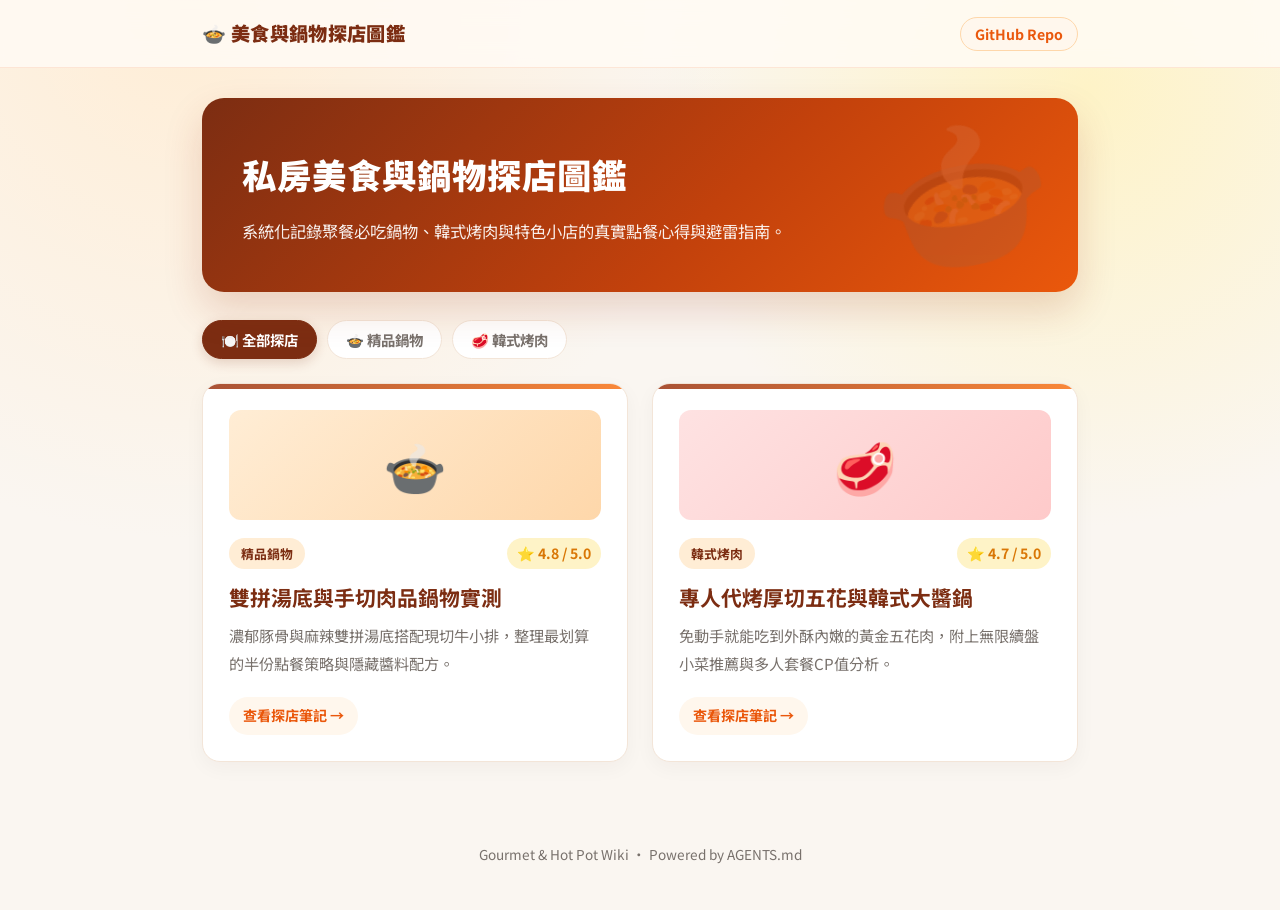
<file: index.html>
<!DOCTYPE html>
<html lang="zh-Hant">
<head>
  <meta charset="UTF-8">
  <meta name="viewport" content="width=device-width, initial-scale=1.0">
  <title>美食與鍋物探店圖鑑 | Gourmet & Hot Pot Wiki</title>
  <link rel="stylesheet" href="style.css">
</head>
<body>
  <header class="site-header">
    <div class="container header-inner">
      <a href="index.html" class="brand">🍲 美食與鍋物探店圖鑑</a>
      <nav><a href="https://github.com/ri910522/gourmet-hotpot-wiki" target="_blank">GitHub Repo</a></nav>
    </div>
  </header>

  <main class="container">
    <section class="hero">
      <h1>私房美食與鍋物探店圖鑑</h1>
      <p>系統化記錄聚餐必吃鍋物、韓式烤肉與特色小店的真實點餐心得與避雷指南。
    </section>

    <div class="filter-bar">
      <button class="filter-btn active" onclick="filterSpots('all', this)">🍽️ 全部探店</button>
      <button class="filter-btn" onclick="filterSpots('hotpot', this)">🍲 精品鍋物</button>
      <button class="filter-btn" onclick="filterSpots('bbq', this)">🥩 韓式烤肉</button>
    </div>

    <section class="spot-grid">
      <a href="spots/spot01-hotpot.html" class="spot-card" data-category="hotpot">
        <div class="card-cover cover-hotpot">🍲</div>
        <div class="card-top">
          <span class="badge">精品鍋物</span>
          <span class="rating">⭐ 4.8 / 5.0</span>
        </div>
        <h2>雙拼湯底與手切肉品鍋物實測</h2>
        <p>濃郁豚骨與麻辣雙拼湯底搭配現切牛小排，整理最划算的半份點餐策略與隱藏醬料配方。</p>
        <span class="card-link">查看探店筆記 →</span>
      </a>

      <a href="spots/spot02-korean-bbq.html" class="spot-card" data-category="bbq">
        <div class="card-cover cover-bbq">🥩</div>
        <div class="card-top">
          <span class="badge">韓式烤肉</span>
          <span class="rating">⭐ 4.7 / 5.0</span>
        </div>
        <h2>專人代烤厚切五花與韓式大醬鍋</h2>
        <p>免動手就能吃到外酥內嫩的黃金五花肉，附上無限續盤小菜推薦與多人套餐CP值分析。</p>
        <span class="card-link">查看探店筆記 →</span>
      </a>
    </section>
  </main>

  <footer class="site-footer">
    <div class="container">Gourmet & Hot Pot Wiki · Powered by AGENTS.md</div>
  </footer>

  <script>
    function filterSpots(category, btn) {
      document.querySelectorAll('.filter-btn').forEach(b => b.classList.remove('active'));
      btn.classList.add('active');
      document.querySelectorAll('.spot-card').forEach(card => {
        card.style.display = (category === 'all' || card.dataset.category === category) ? 'flex' : 'none';
      });
    }
  </script>
</body>
</html>
</file>
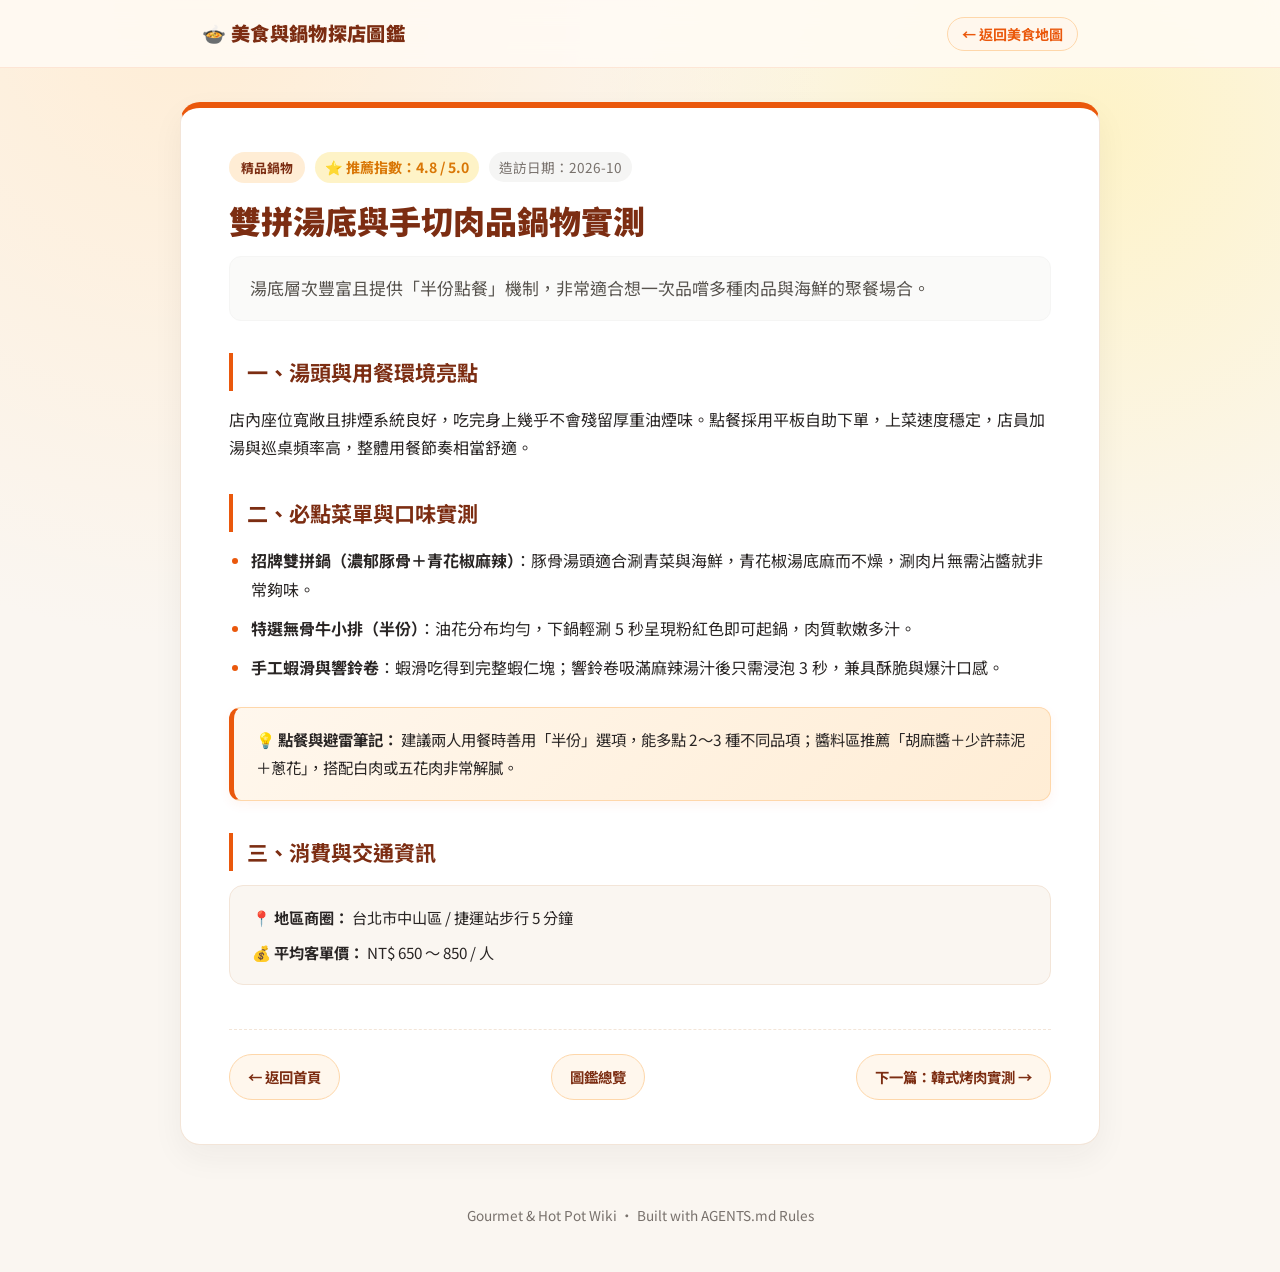
<file: spots/spot01-hotpot.html>
<!DOCTYPE html>
<html lang="zh-Hant">
<head>
  <meta charset="UTF-8">
  <meta name="viewport" content="width=device-width, initial-scale=1.0">
  <title>雙拼湯底與手切肉品鍋物實測 | 美食與鍋物探店圖鑑</title>
  <link rel="stylesheet" href="../style.css">
</head>
<body>
  <header class="site-header">
    <div class="container header-inner">
      <a href="../index.html" class="brand">🍲 美食與鍋物探店圖鑑</a>
      <nav><a href="../index.html">← 返回美食地圖</a></nav>
    </div>
  </header>

  <main class="container article-container">
    <div class="meta-bar">
      <span class="badge">精品鍋物</span>
      <span class="rating">⭐ 推薦指數：4.8 / 5.0</span>
      <span class="date">造訪日期：2026-10</span>
    </div>
    <h1>雙拼湯底與手切肉品鍋物實測</h1>
    <p class="lead">湯底層次豐富且提供「半份點餐」機制，非常適合想一次品嚐多種肉品與海鮮的聚餐場合。</p>

    <h2>一、湯頭與用餐環境亮點</h2>
    <p>店內座位寬敞且排煙系統良好，吃完身上幾乎不會殘留厚重油煙味。點餐採用平板自助下單，上菜速度穩定，店員加湯與巡桌頻率高，整體用餐節奏相當舒適。</p>

    <h2>二、必點菜單與口味實測</h2>
    <ul>
      <li><strong>招牌雙拼鍋（濃郁豚骨＋青花椒麻辣）</strong>：豚骨湯頭適合涮青菜與海鮮，青花椒湯底麻而不燥，涮肉片無需沾醬就非常夠味。</li>
      <li><strong>特選無骨牛小排（半份）</strong>：油花分布均勻，下鍋輕涮 5 秒呈現粉紅色即可起鍋，肉質軟嫩多汁。</li>
      <li><strong>手工蝦滑與響鈴卷</strong>：蝦滑吃得到完整蝦仁塊；響鈴卷吸滿麻辣湯汁後只需浸泡 3 秒，兼具酥脆與爆汁口感。</li>
    </ul>

    <div class="callout">
      <strong>💡 點餐與避雷筆記：</strong> 建議兩人用餐時善用「半份」選項，能多點 2～3 種不同品項；醬料區推薦「胡麻醬＋少許蒜泥＋蔥花」，搭配白肉或五花肉非常解膩。
    </div>

    <h2>三、消費與交通資訊</h2>
    <div class="info-box">
      <p><strong>📍 地區商圈：</strong> 台北市中山區 / 捷運站步行 5 分鐘</p>
      <p><strong>💰 平均客單價：</strong> NT$ 650 ～ 850 / 人</p>
    </div>

    <div class="chapter-nav">
      <a href="../index.html" class="nav-btn">← 返回首頁</a>
      <a href="../index.html" class="nav-btn">圖鑑總覽</a>
      <a href="spot02-korean-bbq.html" class="nav-btn">下一篇：韓式烤肉實測 →</a>
    </div>
  </main>

  <footer class="site-footer">
    <div class="container">Gourmet & Hot Pot Wiki · Built with AGENTS.md Rules</div>
  </footer>
</body>
</html>
</file>
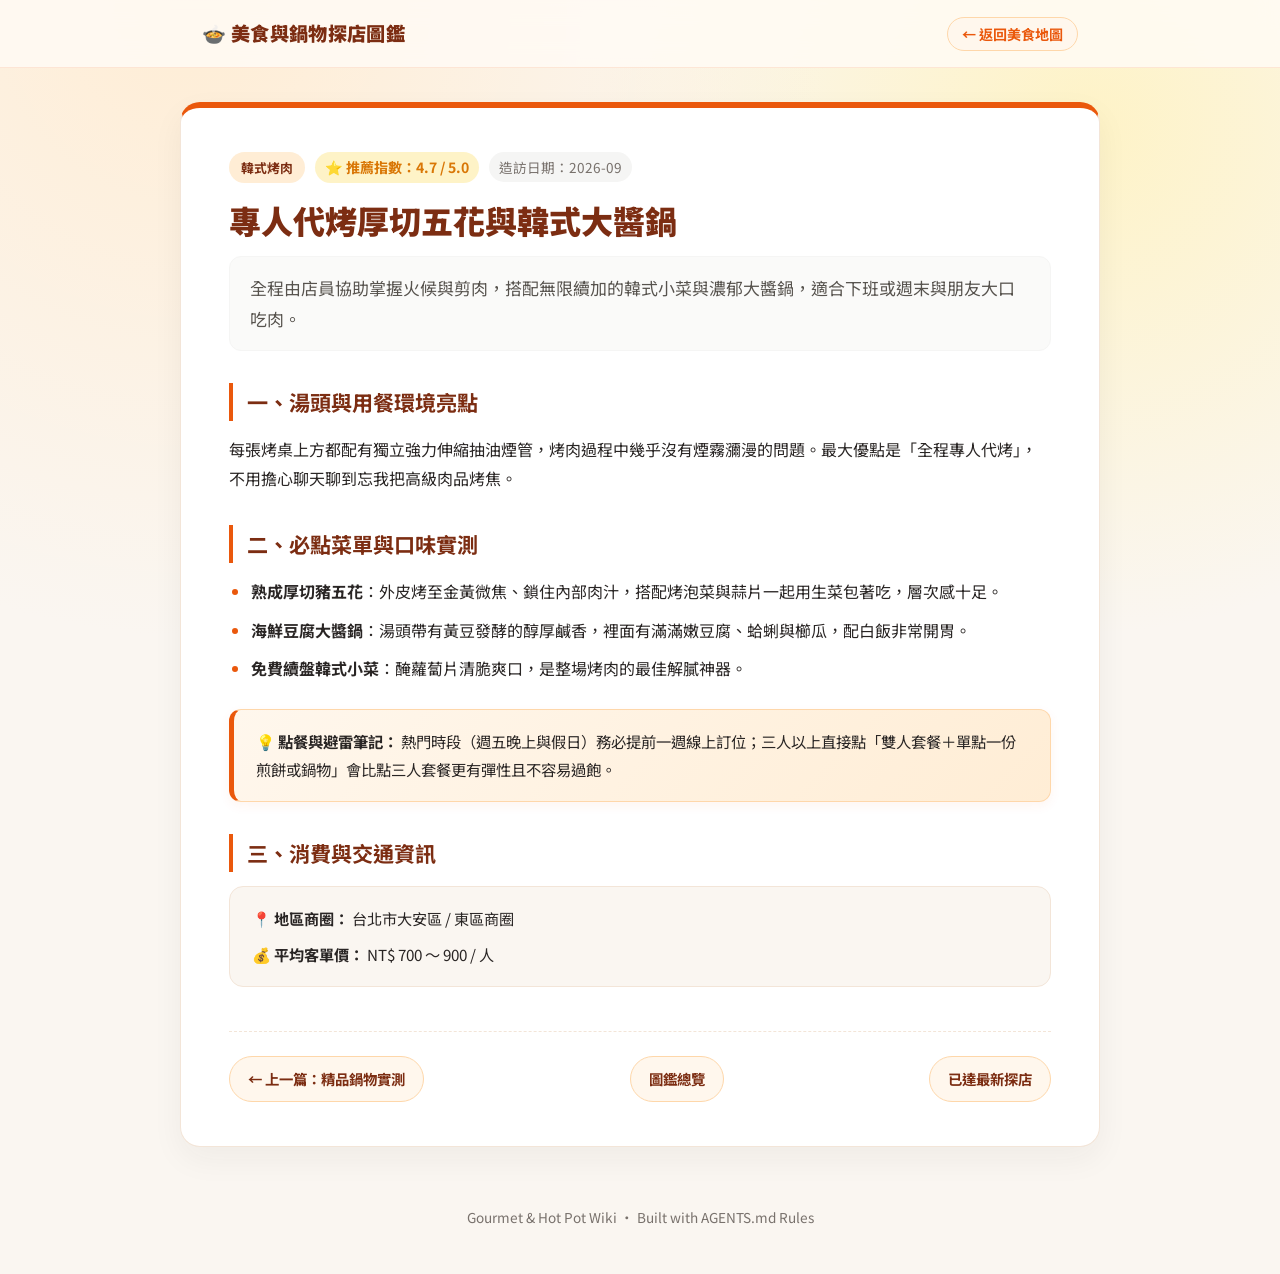
<file: spots/spot02-korean-bbq.html>
<!DOCTYPE html>
<html lang="zh-Hant">
<head>
  <meta charset="UTF-8">
  <meta name="viewport" content="width=device-width, initial-scale=1.0">
  <title>專人代烤厚切五花與韓式大醬鍋 | 美食與鍋物探店圖鑑</title>
  <link rel="stylesheet" href="../style.css">
</head>
<body>
  <header class="site-header">
    <div class="container header-inner">
      <a href="../index.html" class="brand">🍲 美食與鍋物探店圖鑑</a>
      <nav><a href="../index.html">← 返回美食地圖</a></nav>
    </div>
  </header>

  <main class="container article-container">
    <div class="meta-bar">
      <span class="badge">韓式烤肉</span>
      <span class="rating">⭐ 推薦指數：4.7 / 5.0</span>
      <span class="date">造訪日期：2026-09</span>
    </div>
    <h1>專人代烤厚切五花與韓式大醬鍋</h1>
    <p class="lead">全程由店員協助掌握火候與剪肉，搭配無限續加的韓式小菜與濃郁大醬鍋，適合下班或週末與朋友大口吃肉。</p>

    <h2>一、湯頭與用餐環境亮點</h2>
    <p>每張烤桌上方都配有獨立強力伸縮抽油煙管，烤肉過程中幾乎沒有煙霧瀰漫的問題。最大優點是「全程專人代烤」，不用擔心聊天聊到忘我把高級肉品烤焦。</p>

    <h2>二、必點菜單與口味實測</h2>
    <ul>
      <li><strong>熟成厚切豬五花</strong>：外皮烤至金黃微焦、鎖住內部肉汁，搭配烤泡菜與蒜片一起用生菜包著吃，層次感十足。</li>
      <li><strong>海鮮豆腐大醬鍋</strong>：湯頭帶有黃豆發酵的醇厚鹹香，裡面有滿滿嫩豆腐、蛤蜊與櫛瓜，配白飯非常開胃。</li>
      <li><strong>免費續盤韓式小菜</strong>：醃蘿蔔片清脆爽口，是整場烤肉的最佳解膩神器。</li>
    </ul>

    <div class="callout">
      <strong>💡 點餐與避雷筆記：</strong> 熱門時段（週五晚上與假日）務必提前一週線上訂位；三人以上直接點「雙人套餐＋單點一份煎餅或鍋物」會比點三人套餐更有彈性且不容易過飽。
    </div>

    <h2>三、消費與交通資訊</h2>
    <div class="info-box">
      <p><strong>📍 地區商圈：</strong> 台北市大安區 / 東區商圈</p>
      <p><strong>💰 平均客單價：</strong> NT$ 700 ～ 900 / 人</p>
    </div>

    <div class="chapter-nav">
      <a href="spot01-hotpot.html" class="nav-btn">← 上一篇：精品鍋物實測</a>
      <a href="../index.html" class="nav-btn">圖鑑總覽</a>
      <a href="../index.html" class="nav-btn">已達最新探店</a>
    </div>
  </main>

  <footer class="site-footer">
    <div class="container">Gourmet & Hot Pot Wiki · Built with AGENTS.md Rules</div>
  </footer>
</body>
</html>
</file>
<file: style.css>
@import url('https://fonts.googleapis.com/css2?family=Noto+Sans+TC:wght@400;500;700;900&display=swap');

:root {
  --primary: #7c2d12;
  --primary-light: #9a3412;
  --accent: #ea580c;
  --accent-soft: #ffedd5;
  --bg: #faf6f1;
  --card: #ffffff;
  --text: #292524;
  --muted: #78716c;
  --border: #f3e5d8;
}

* {
  box-sizing: border-box;
  margin: 0;
  padding: 0;
}

body {
  font-family: 'Noto Sans TC', -apple-system, BlinkMacSystemFont, "Segoe UI", sans-serif;
  background-color: var(--bg);
  background-image: radial-gradient(circle at 15% 0%, #ffedd5 0%, transparent 38%),
                    radial-gradient(circle at 85% 10%, #fef3c7 0%, transparent 32%);
  color: var(--text);
  line-height: 1.8;
  min-height: 100vh;
}

.container {
  max-width: 920px;
  margin: 0 auto;
  padding: 0 22px;
}

/* 玻璃擬態頂部導覽列 */
.site-header {
  background: rgba(255, 251, 245, 0.85);
  backdrop-filter: blur(12px);
  -webkit-backdrop-filter: blur(12px);
  border-bottom: 1px solid rgba(234, 88, 12, 0.12);
  padding: 16px 0;
  position: sticky;
  top: 0;
  z-index: 20;
}

.header-inner {
  display: flex;
  justify-content: space-between;
  align-items: center;
}

.brand {
  font-size: 1.2rem;
  font-weight: 900;
  color: var(--primary);
  text-decoration: none;
  letter-spacing: 0.02em;
  display: flex;
  align-items: center;
  gap: 8px;
}

.site-header nav a {
  color: var(--accent);
  background: #fff7ed;
  border: 1px solid #fed7aa;
  padding: 6px 14px;
  border-radius: 999px;
  text-decoration: none;
  font-weight: 700;
  font-size: 0.88rem;
  transition: all 0.2s ease;
}

.site-header nav a:hover {
  background: var(--accent);
  color: #ffffff;
  border-color: var(--accent);
}

/* 首頁主視覺橫幅 Hero Banner */
.hero {
  background: linear-gradient(135deg, #7c2d12 0%, #c2410c 58%, #ea580c 100%);
  border-radius: 22px;
  padding: 46px 40px;
  margin: 30px 0 28px;
  color: #ffffff;
  position: relative;
  overflow: hidden;
  box-shadow: 0 18px 38px rgba(154, 52, 18, 0.18);
}

.hero::after {
  content: "🍲";
  position: absolute;
  right: 28px;
  bottom: -22px;
  font-size: 9rem;
  opacity: 0.14;
  pointer-events: none;
  transform: rotate(-12deg);
}

.hero h1 {
  font-size: 2.15rem;
  font-weight: 900;
  color: #ffffff;
  margin-bottom: 12px;
  letter-spacing: 0.03em;
}

.hero p {
  color: rgba(255, 255, 255, 0.92);
  font-size: 1.02rem;
  max-width: 650px;
  line-height: 1.75;
}

.hero code {
  background: rgba(255, 255, 255, 0.22);
  color: #ffffff;
  padding: 2px 8px;
  border-radius: 6px;
  font-weight: 700;
}

/* 分類篩選列（搭配進階版 index.html 使用） */
.filter-bar {
  display: flex;
  flex-wrap: wrap;
  gap: 10px;
  margin-bottom: 24px;
}

.filter-btn {
  background: var(--card);
  border: 1px solid var(--border);
  color: var(--muted);
  padding: 8px 18px;
  border-radius: 999px;
  font-size: 0.9rem;
  font-weight: 700;
  cursor: pointer;
  transition: all 0.2s ease;
  font-family: inherit;
}

.filter-btn:hover,
.filter-btn.active {
  background: var(--primary);
  color: #ffffff;
  border-color: var(--primary);
  box-shadow: 0 4px 12px rgba(124, 45, 18, 0.18);
}

/* 探店卡片網格 */
.spot-grid {
  display: grid;
  grid-template-columns: repeat(auto-fit, minmax(290px, 1fr));
  gap: 24px;
  margin-bottom: 56px;
}

.spot-card {
  background: var(--card);
  border: 1px solid var(--border);
  border-radius: 18px;
  padding: 26px;
  text-decoration: none;
  color: inherit;
  position: relative;
  overflow: hidden;
  box-shadow: 0 6px 20px rgba(41, 37, 36, 0.04);
  transition: transform 0.28s cubic-bezier(0.16, 1, 0.3, 1),
              box-shadow 0.28s cubic-bezier(0.16, 1, 0.3, 1),
              border-color 0.28s ease;
  display: flex;
  flex-direction: column;
}

.spot-card::before {
  content: "";
  position: absolute;
  top: 0;
  left: 0;
  right: 0;
  height: 5px;
  background: linear-gradient(90deg, #9a3412, #f97316);
  opacity: 0.85;
  transition: height 0.25s ease;
}

.spot-card:hover {
  transform: translateY(-6px);
  box-shadow: 0 18px 34px rgba(154, 52, 18, 0.12);
  border-color: #fdba74;
}

.spot-card:hover::before {
  height: 7px;
}

/* 卡片視覺封面條（搭配進階版 index.html 使用） */
.card-cover {
  height: 110px;
  border-radius: 12px;
  margin-bottom: 18px;
  display: flex;
  align-items: center;
  justify-content: center;
  font-size: 3.2rem;
}

.cover-hotpot {
  background: linear-gradient(135deg, #ffedd5 0%, #fed7aa 100%);
}

.cover-bbq {
  background: linear-gradient(135deg, #fee2e2 0%, #fecaca 100%);
}

.card-top {
  display: flex;
  justify-content: space-between;
  align-items: center;
  margin-bottom: 14px;
}

.badge {
  display: inline-block;
  background: var(--accent-soft);
  color: var(--primary);
  font-size: 0.8rem;
  font-weight: 700;
  padding: 4px 12px;
  border-radius: 999px;
}

.rating {
  font-size: 0.88rem;
  font-weight: 700;
  color: #d97706;
  background: #fef3c7;
  padding: 3px 10px;
  border-radius: 999px;
}

.spot-card h2 {
  font-size: 1.3rem;
  font-weight: 700;
  color: var(--primary);
  margin-bottom: 10px;
  line-height: 1.4;
}

.spot-card p {
  color: var(--muted);
  font-size: 0.95rem;
  flex-grow: 1;
}

.card-link {
  margin-top: 20px;
  display: inline-block;
  width: fit-content;
  background: #fff7ed;
  color: var(--accent);
  padding: 6px 14px;
  border-radius: 999px;
  font-weight: 700;
  font-size: 0.88rem;
  transition: all 0.25s ease;
}

.spot-card:hover .card-link {
  background: var(--accent);
  color: #ffffff;
  transform: translateX(3px);
}

/* 內文分頁雜誌風排版 */
.article-container {
  background: var(--card);
  border: 1px solid var(--border);
  border-top: 6px solid var(--accent);
  border-radius: 20px;
  padding: 44px 48px;
  margin: 34px auto;
  box-shadow: 0 12px 32px rgba(41, 37, 36, 0.05);
}

.meta-bar {
  display: flex;
  flex-wrap: wrap;
  align-items: center;
  gap: 10px;
  margin-bottom: 16px;
}

.date {
  color: var(--muted);
  font-size: 0.85rem;
  background: #f5f5f4;
  padding: 3px 10px;
  border-radius: 999px;
}

.article-container h1 {
  font-size: 2rem;
  font-weight: 900;
  color: var(--primary);
  margin-bottom: 14px;
  line-height: 1.35;
}

.lead {
  font-size: 1.06rem;
  color: #57534e;
  background: #fafaf9;
  padding: 16px 20px;
  border-radius: 12px;
  border: 1px solid #f5f5f4;
  margin-bottom: 28px;
}

.article-container h2 {
  font-size: 1.32rem;
  font-weight: 700;
  color: var(--primary);
  margin: 32px 0 14px;
  padding-left: 14px;
  border-left: 4px solid var(--accent);
}

.article-container ul {
  padding-left: 22px;
  margin-bottom: 18px;
}

.article-container li {
  margin-bottom: 10px;
}

.article-container li::marker {
  color: var(--accent);
}

.callout {
  background: linear-gradient(135deg, #fff7ed 0%, #ffedd5 100%);
  border: 1px solid #fed7aa;
  border-left: 5px solid var(--accent);
  padding: 18px 22px;
  border-radius: 12px;
  margin: 26px 0;
  font-size: 0.96rem;
  box-shadow: 0 4px 12px rgba(234, 88, 12, 0.06);
}

.info-box {
  background: #faf6f1;
  border: 1px solid var(--border);
  border-radius: 14px;
  padding: 18px 22px;
  font-size: 0.95rem;
  display: grid;
  gap: 8px;
}

.chapter-nav {
  display: flex;
  flex-wrap: wrap;
  justify-content: space-between;
  gap: 10px;
  margin-top: 44px;
  padding-top: 24px;
  border-top: 1px dashed var(--border);
}

.nav-btn {
  text-decoration: none;
  color: var(--primary);
  background: #fff7ed;
  border: 1px solid #fed7aa;
  padding: 9px 18px;
  border-radius: 999px;
  font-size: 0.9rem;
  font-weight: 700;
  transition: all 0.2s ease;
}

.nav-btn:hover {
  background: var(--accent);
  border-color: var(--accent);
  color: #ffffff;
  transform: translateY(-2px);
}

.site-footer {
  text-align: center;
  color: var(--muted);
  font-size: 0.85rem;
  padding: 24px 0 44px;
}

/* 手機版自適應調整 */
@media (max-width: 640px) {
  .hero {
    padding: 32px 24px;
  }
  .hero h1 {
    font-size: 1.65rem;
  }
  .article-container {
    padding: 28px 22px;
  }
  .article-container h1 {
    font-size: 1.55rem;
  }
}
</file>
